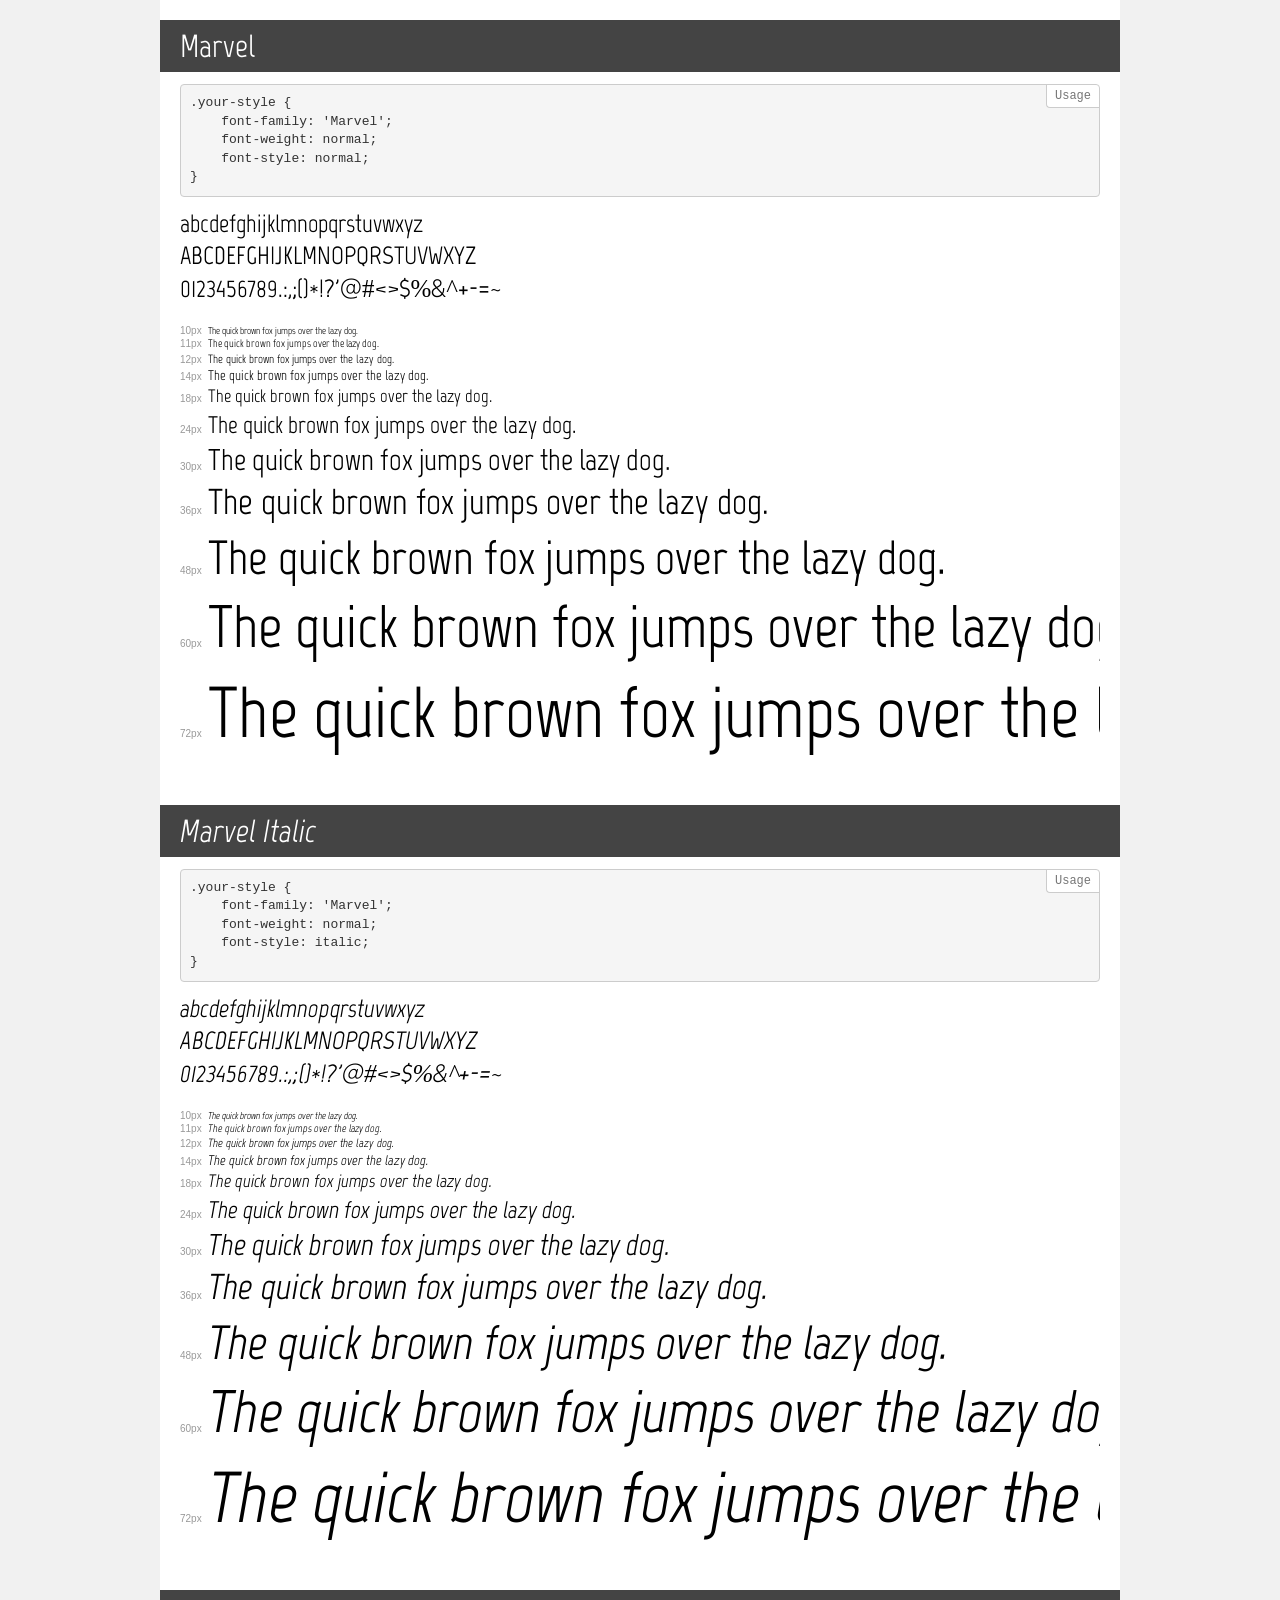
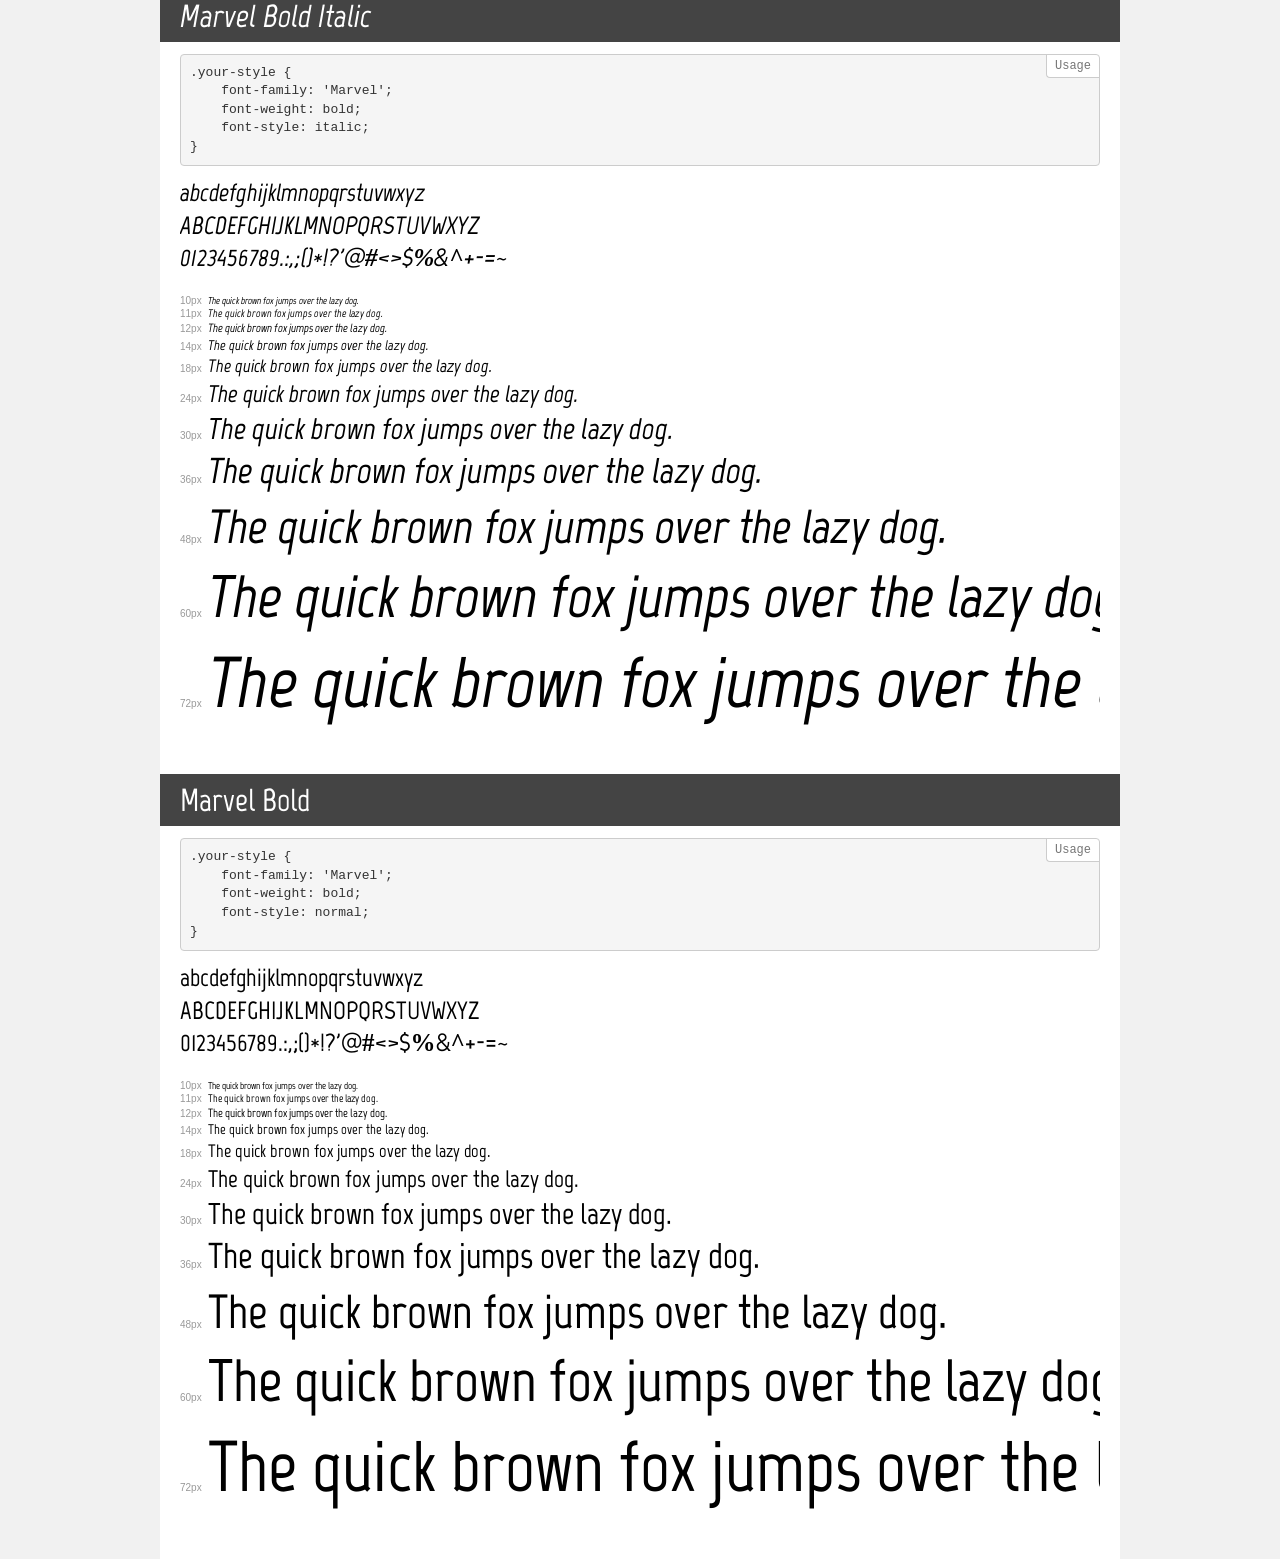
<file: fonts/demo.html>
<!DOCTYPE html>
<html>
<head>
    <meta charset="utf-8">
    <meta http-equiv="X-UA-Compatible" content="IE=edge">
    <meta name="viewport" content="width=device-width, initial-scale=1">
    <meta name="robots" content="noindex, noarchive">
    <meta name="format-detection" content="telephone=no">
    <title>Transfonter demo</title>
    <link href="stylesheet.css" rel="stylesheet">
    <style>
        /*
        http://meyerweb.com/eric/tools/css/reset/
        v2.0 | 20110126
        License: none (public domain)
        */
        html, body, div, span, applet, object, iframe,
        h1, h2, h3, h4, h5, h6, p, blockquote, pre,
        a, abbr, acronym, address, big, cite, code,
        del, dfn, em, img, ins, kbd, q, s, samp,
        small, strike, strong, sub, sup, tt, var,
        b, u, i, center,
        dl, dt, dd, ol, ul, li,
        fieldset, form, label, legend,
        table, caption, tbody, tfoot, thead, tr, th, td,
        article, aside, canvas, details, embed,
        figure, figcaption, footer, header, hgroup,
        menu, nav, output, ruby, section, summary,
        time, mark, audio, video {
            margin: 0;
            padding: 0;
            border: 0;
            font-size: 100%;
            font: inherit;
            vertical-align: baseline;
        }
        /* HTML5 display-role reset for older browsers */
        article, aside, details, figcaption, figure,
        footer, header, hgroup, menu, nav, section {
            display: block;
        }
        body {
            line-height: 1;
        }
        ol, ul {
            list-style: none;
        }
        blockquote, q {
            quotes: none;
        }
        blockquote:before, blockquote:after,
        q:before, q:after {
            content: '';
            content: none;
        }
        table {
            border-collapse: collapse;
            border-spacing: 0;
        }
        /* common styles */
        body {
            background: #f1f1f1;
            color: #000;
        }
        .page {
            background: #fff;
            width: 920px;
            margin: 0 auto;
            padding: 20px 20px 0 20px;
            overflow: hidden;
        }
        .font-container {
            overflow-x: auto;
            overflow-y: hidden;
            margin-bottom: 40px;
            line-height: 1.3;
            white-space: nowrap;
            padding-bottom: 5px;
        }
        h1 {
            position: relative;
            background: #444;
            font-size: 32px;
            color: #fff;
            padding: 10px 20px;
            margin: 0 -20px 12px -20px;
        }
        .letters {
            font-size: 25px;
            margin-bottom: 20px;
        }
        .s10:before {
            content: '10px';
        }
        .s11:before {
            content: '11px';
        }
        .s12:before {
            content: '12px';
        }
        .s14:before {
            content: '14px';
        }
        .s18:before {
            content: '18px';
        }
        .s24:before {
            content: '24px';
        }
        .s30:before {
            content: '30px';
        }
        .s36:before {
            content: '36px';
        }
        .s48:before {
            content: '48px';
        }
        .s60:before {
            content: '60px';
        }
        .s72:before {
            content: '72px';
        }
        .s10:before, .s11:before, .s12:before, .s14:before,
        .s18:before, .s24:before, .s30:before, .s36:before,
        .s48:before, .s60:before, .s72:before {
            font-family: Arial, sans-serif;
            font-size: 10px;
            font-weight: normal;
            font-style: normal;
            color: #999;
            padding-right: 6px;
        }
        pre {
            display: block;
            position: relative;
            padding: 9px;
            margin: 0 0 10px;
            font-family: Monaco, Menlo, Consolas, "Courier New", monospace !important;
            font-size: 13px;
            line-height: 1.428571429;
            color: #333;
            font-weight: normal !important;
            font-style: normal !important;
            background-color: #f5f5f5;
            border: 1px solid #ccc;
            overflow-x: auto;
            border-radius: 4px;
        }
        pre:after {
            display: block;
            position: absolute;
            right: 0;
            top: 0;
            content: 'Usage';
            line-height: 1;
            padding: 5px 8px;
            font-size: 12px;
            color: #767676;
            background-color: #fff;
            border: 1px solid #ccc;
            border-right: none;
            border-top: none;
            border-radius: 0 4px 0 4px;
            z-index: 10;
        }
        /* responsive */
        @media (max-width: 959px) {
            .page {
                width: auto;
                margin: 0;
            }
        }
    </style>
</head>
<body>
<div class="page">
    <div class="demo" style="font-family: 'Marvel'; font-weight: normal; font-style: normal;">
        <h1>Marvel</h1>
        <pre>.your-style {
    font-family: 'Marvel';
    font-weight: normal;
    font-style: normal;
}</pre>
        <div class="font-container">
            <p class="letters">
                abcdefghijklmnopqrstuvwxyz<br>
ABCDEFGHIJKLMNOPQRSTUVWXYZ<br>
                0123456789.:,;()*!?'@#<>$%&^+-=~
            </p>
            <p class="s10" style="font-size: 10px;">The quick brown fox jumps over the lazy dog.</p>
            <p class="s11" style="font-size: 11px;">The quick brown fox jumps over the lazy dog.</p>
            <p class="s12" style="font-size: 12px;">The quick brown fox jumps over the lazy dog.</p>
            <p class="s14" style="font-size: 14px;">The quick brown fox jumps over the lazy dog.</p>
            <p class="s18" style="font-size: 18px;">The quick brown fox jumps over the lazy dog.</p>
            <p class="s24" style="font-size: 24px;">The quick brown fox jumps over the lazy dog.</p>
            <p class="s30" style="font-size: 30px;">The quick brown fox jumps over the lazy dog.</p>
            <p class="s36" style="font-size: 36px;">The quick brown fox jumps over the lazy dog.</p>
            <p class="s48" style="font-size: 48px;">The quick brown fox jumps over the lazy dog.</p>
            <p class="s60" style="font-size: 60px;">The quick brown fox jumps over the lazy dog.</p>
            <p class="s72" style="font-size: 72px;">The quick brown fox jumps over the lazy dog.</p>
        </div>
    </div>
    <div class="demo" style="font-family: 'Marvel'; font-weight: normal; font-style: italic;">
        <h1>Marvel Italic</h1>
        <pre>.your-style {
    font-family: 'Marvel';
    font-weight: normal;
    font-style: italic;
}</pre>
        <div class="font-container">
            <p class="letters">
                abcdefghijklmnopqrstuvwxyz<br>
ABCDEFGHIJKLMNOPQRSTUVWXYZ<br>
                0123456789.:,;()*!?'@#<>$%&^+-=~
            </p>
            <p class="s10" style="font-size: 10px;">The quick brown fox jumps over the lazy dog.</p>
            <p class="s11" style="font-size: 11px;">The quick brown fox jumps over the lazy dog.</p>
            <p class="s12" style="font-size: 12px;">The quick brown fox jumps over the lazy dog.</p>
            <p class="s14" style="font-size: 14px;">The quick brown fox jumps over the lazy dog.</p>
            <p class="s18" style="font-size: 18px;">The quick brown fox jumps over the lazy dog.</p>
            <p class="s24" style="font-size: 24px;">The quick brown fox jumps over the lazy dog.</p>
            <p class="s30" style="font-size: 30px;">The quick brown fox jumps over the lazy dog.</p>
            <p class="s36" style="font-size: 36px;">The quick brown fox jumps over the lazy dog.</p>
            <p class="s48" style="font-size: 48px;">The quick brown fox jumps over the lazy dog.</p>
            <p class="s60" style="font-size: 60px;">The quick brown fox jumps over the lazy dog.</p>
            <p class="s72" style="font-size: 72px;">The quick brown fox jumps over the lazy dog.</p>
        </div>
    </div>
    <div class="demo" style="font-family: 'Marvel'; font-weight: bold; font-style: italic;">
        <h1>Marvel Bold Italic</h1>
        <pre>.your-style {
    font-family: 'Marvel';
    font-weight: bold;
    font-style: italic;
}</pre>
        <div class="font-container">
            <p class="letters">
                abcdefghijklmnopqrstuvwxyz<br>
ABCDEFGHIJKLMNOPQRSTUVWXYZ<br>
                0123456789.:,;()*!?'@#<>$%&^+-=~
            </p>
            <p class="s10" style="font-size: 10px;">The quick brown fox jumps over the lazy dog.</p>
            <p class="s11" style="font-size: 11px;">The quick brown fox jumps over the lazy dog.</p>
            <p class="s12" style="font-size: 12px;">The quick brown fox jumps over the lazy dog.</p>
            <p class="s14" style="font-size: 14px;">The quick brown fox jumps over the lazy dog.</p>
            <p class="s18" style="font-size: 18px;">The quick brown fox jumps over the lazy dog.</p>
            <p class="s24" style="font-size: 24px;">The quick brown fox jumps over the lazy dog.</p>
            <p class="s30" style="font-size: 30px;">The quick brown fox jumps over the lazy dog.</p>
            <p class="s36" style="font-size: 36px;">The quick brown fox jumps over the lazy dog.</p>
            <p class="s48" style="font-size: 48px;">The quick brown fox jumps over the lazy dog.</p>
            <p class="s60" style="font-size: 60px;">The quick brown fox jumps over the lazy dog.</p>
            <p class="s72" style="font-size: 72px;">The quick brown fox jumps over the lazy dog.</p>
        </div>
    </div>
    <div class="demo" style="font-family: 'Marvel'; font-weight: bold; font-style: normal;">
        <h1>Marvel Bold</h1>
        <pre>.your-style {
    font-family: 'Marvel';
    font-weight: bold;
    font-style: normal;
}</pre>
        <div class="font-container">
            <p class="letters">
                abcdefghijklmnopqrstuvwxyz<br>
ABCDEFGHIJKLMNOPQRSTUVWXYZ<br>
                0123456789.:,;()*!?'@#<>$%&^+-=~
            </p>
            <p class="s10" style="font-size: 10px;">The quick brown fox jumps over the lazy dog.</p>
            <p class="s11" style="font-size: 11px;">The quick brown fox jumps over the lazy dog.</p>
            <p class="s12" style="font-size: 12px;">The quick brown fox jumps over the lazy dog.</p>
            <p class="s14" style="font-size: 14px;">The quick brown fox jumps over the lazy dog.</p>
            <p class="s18" style="font-size: 18px;">The quick brown fox jumps over the lazy dog.</p>
            <p class="s24" style="font-size: 24px;">The quick brown fox jumps over the lazy dog.</p>
            <p class="s30" style="font-size: 30px;">The quick brown fox jumps over the lazy dog.</p>
            <p class="s36" style="font-size: 36px;">The quick brown fox jumps over the lazy dog.</p>
            <p class="s48" style="font-size: 48px;">The quick brown fox jumps over the lazy dog.</p>
            <p class="s60" style="font-size: 60px;">The quick brown fox jumps over the lazy dog.</p>
            <p class="s72" style="font-size: 72px;">The quick brown fox jumps over the lazy dog.</p>
        </div>
    </div>
</div>
</body>
</html>
</file>
<file: fonts/stylesheet.css>
@font-face {
    font-family: 'Marvel';
    src: url('Marvel-Regular.eot');
    src: local('Marvel'), local('Marvel-Regular'),
        url('Marvel-Regular.eot?#iefix') format('embedded-opentype'),
        url('Marvel-Regular.woff2') format('woff2'),
        url('Marvel-Regular.woff') format('woff'),
        url('Marvel-Regular.ttf') format('truetype');
    font-weight: normal;
    font-style: normal;
}

@font-face {
    font-family: 'Marvel';
    src: url('Marvel-Italic.eot');
    src: local('Marvel Italic'), local('Marvel-Italic'),
        url('Marvel-Italic.eot?#iefix') format('embedded-opentype'),
        url('Marvel-Italic.woff2') format('woff2'),
        url('Marvel-Italic.woff') format('woff'),
        url('Marvel-Italic.ttf') format('truetype');
    font-weight: normal;
    font-style: italic;
}

@font-face {
    font-family: 'Marvel';
    src: url('Marvel-BoldItalic.eot');
    src: local('Marvel Bold Italic'), local('Marvel-BoldItalic'),
        url('Marvel-BoldItalic.eot?#iefix') format('embedded-opentype'),
        url('Marvel-BoldItalic.woff2') format('woff2'),
        url('Marvel-BoldItalic.woff') format('woff'),
        url('Marvel-BoldItalic.ttf') format('truetype');
    font-weight: bold;
    font-style: italic;
}

@font-face {
    font-family: 'Marvel';
    src: url('Marvel-Bold.eot');
    src: local('Marvel Bold'), local('Marvel-Bold'),
        url('Marvel-Bold.eot?#iefix') format('embedded-opentype'),
        url('Marvel-Bold.woff2') format('woff2'),
        url('Marvel-Bold.woff') format('woff'),
        url('Marvel-Bold.ttf') format('truetype');
    font-weight: bold;
    font-style: normal;
}
</file>
